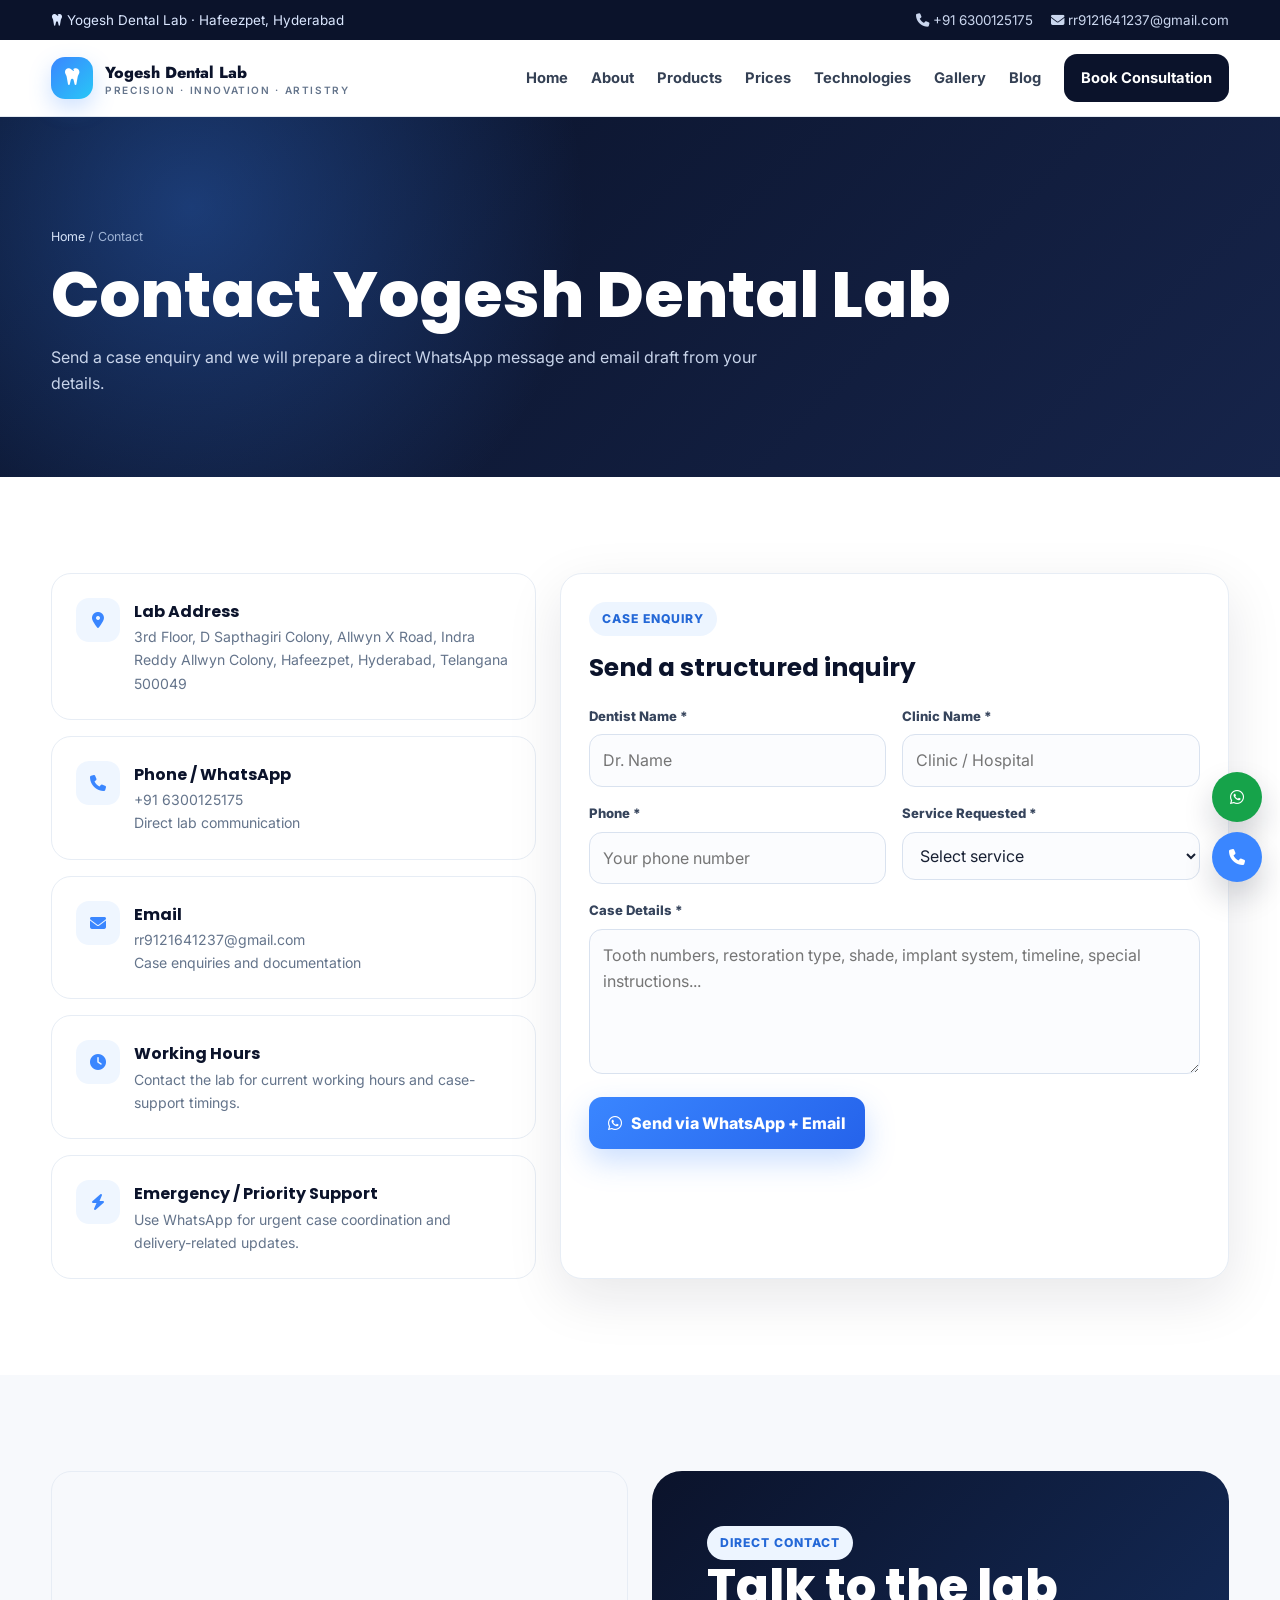
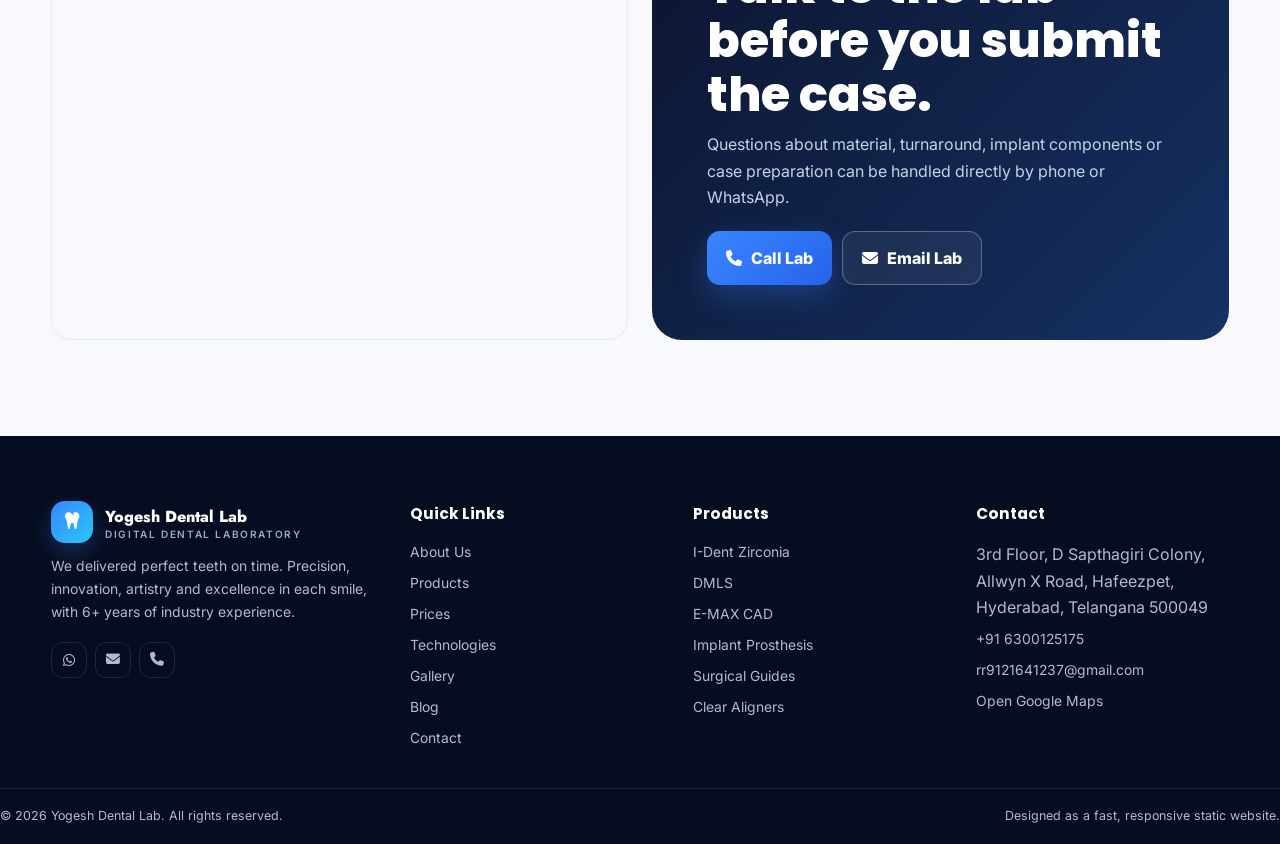
<file: yogesh-dental-lab/contact.html>
<!doctype html><html lang="en"><head><meta charset="utf-8"><meta name="viewport" content="width=device-width,initial-scale=1"><meta name="description" content="Contact Yogesh Dental Lab in Hafeezpet, Hyderabad. Call, email or send a case via WhatsApp."><title>Contact | Yogesh Dental Lab</title><link rel="stylesheet" href="css/style.css"><link rel="stylesheet" href="https://cdnjs.cloudflare.com/ajax/libs/font-awesome/6.5.2/css/all.min.css"></head><body><div data-site-header></div><main>
<section class="page-hero"><div class="container reveal"><div class="breadcrumbs"><a href="index.html">Home</a> / Contact</div><h1>Contact Yogesh Dental Lab</h1><p>Send a case enquiry and we will prepare a direct WhatsApp message and email draft from your details.</p></div></section>
<section class="section"><div class="container contact-grid"><div class="contact-stack"><div class="contact-card reveal"><div class="row"><i class="fa-solid fa-location-dot"></i><div><strong>Lab Address</strong><span>3rd Floor, D Sapthagiri Colony, Allwyn X Road, Indra Reddy Allwyn Colony, Hafeezpet, Hyderabad, Telangana 500049</span></div></div></div><div class="contact-card reveal"><div class="row"><i class="fa-solid fa-phone"></i><div><strong>Phone / WhatsApp</strong><a href="tel:916300125175">+91 6300125175</a><span>Direct lab communication</span></div></div></div><div class="contact-card reveal"><div class="row"><i class="fa-solid fa-envelope"></i><div><strong>Email</strong><a href="mailto:rr9121641237@gmail.com">rr9121641237@gmail.com</a><span>Case enquiries and documentation</span></div></div></div><div class="contact-card reveal"><div class="row"><i class="fa-solid fa-clock"></i><div><strong>Working Hours</strong><span>Contact the lab for current working hours and case-support timings.</span></div></div></div><div class="contact-card reveal"><div class="row"><i class="fa-solid fa-bolt"></i><div><strong>Emergency / Priority Support</strong><span>Use WhatsApp for urgent case coordination and delivery-related updates.</span></div></div></div></div>
<div class="form-card reveal"><span class="eyebrow">Case Enquiry</span><h2 style="font:700 1.55rem Poppins;color:var(--navy);margin:13px 0 20px">Send a structured inquiry</h2><form id="inquiryForm"><div class="form-grid"><div class="field"><label for="dentist">Dentist Name *</label><input id="dentist" name="dentist" required placeholder="Dr. Name"></div><div class="field"><label for="clinic">Clinic Name *</label><input id="clinic" name="clinic" required placeholder="Clinic / Hospital"></div><div class="field"><label for="phone">Phone *</label><input id="phone" name="phone" required type="tel" placeholder="Your phone number"></div><div class="field"><label for="service">Service Requested *</label><select id="service" name="service" required><option value="">Select service</option><option>Zirconia</option><option>DMLS</option><option>E-MAX CAD</option><option>Implant Prosthesis</option><option>Surgical Guide</option><option>3D Printing</option><option>Clear Aligners</option><option>Other</option></select></div><div class="field full"><label for="details">Case Details *</label><textarea id="details" name="details" required placeholder="Tooth numbers, restoration type, shade, implant system, timeline, special instructions..."></textarea></div><div class="field full"><button class="btn btn-primary" type="submit"><i class="fa-brands fa-whatsapp"></i> Send via WhatsApp + Email</button><div id="formStatus" class="status" aria-live="polite"></div></div></div></form></div></div></section>
<section class="section alt"><div class="container"><div class="grid grid-2"><div class="map reveal"><iframe title="Yogesh Dental Lab location" src="https://www.google.com/maps?q=3rd%20Floor%20D%20Sapthagiri%20Colony%20Allwyn%20X%20Road%20Hafeezpet%20Hyderabad%20500049&output=embed" loading="lazy"></iframe></div><div class="cta reveal"><span class="eyebrow">Direct Contact</span><h2>Talk to the lab before you submit the case.</h2><p>Questions about material, turnaround, implant components or case preparation can be handled directly by phone or WhatsApp.</p><div class="cta-actions"><a class="btn btn-primary" href="tel:916300125175"><i class="fa-solid fa-phone"></i> Call Lab</a><a class="btn btn-outline" href="mailto:rr9121641237@gmail.com"><i class="fa-solid fa-envelope"></i> Email Lab</a></div></div></div></div></section>
</main><div data-site-footer></div><div class="floating-actions"><a class="float-btn float-wa" href="https://wa.me/916300125175" target="_blank" rel="noopener"><i class="fa-brands fa-whatsapp"></i></a><a class="float-btn float-call" href="tel:916300125175"><i class="fa-solid fa-phone"></i></a></div><script src="js/main.js"></script></body></html>
</file>
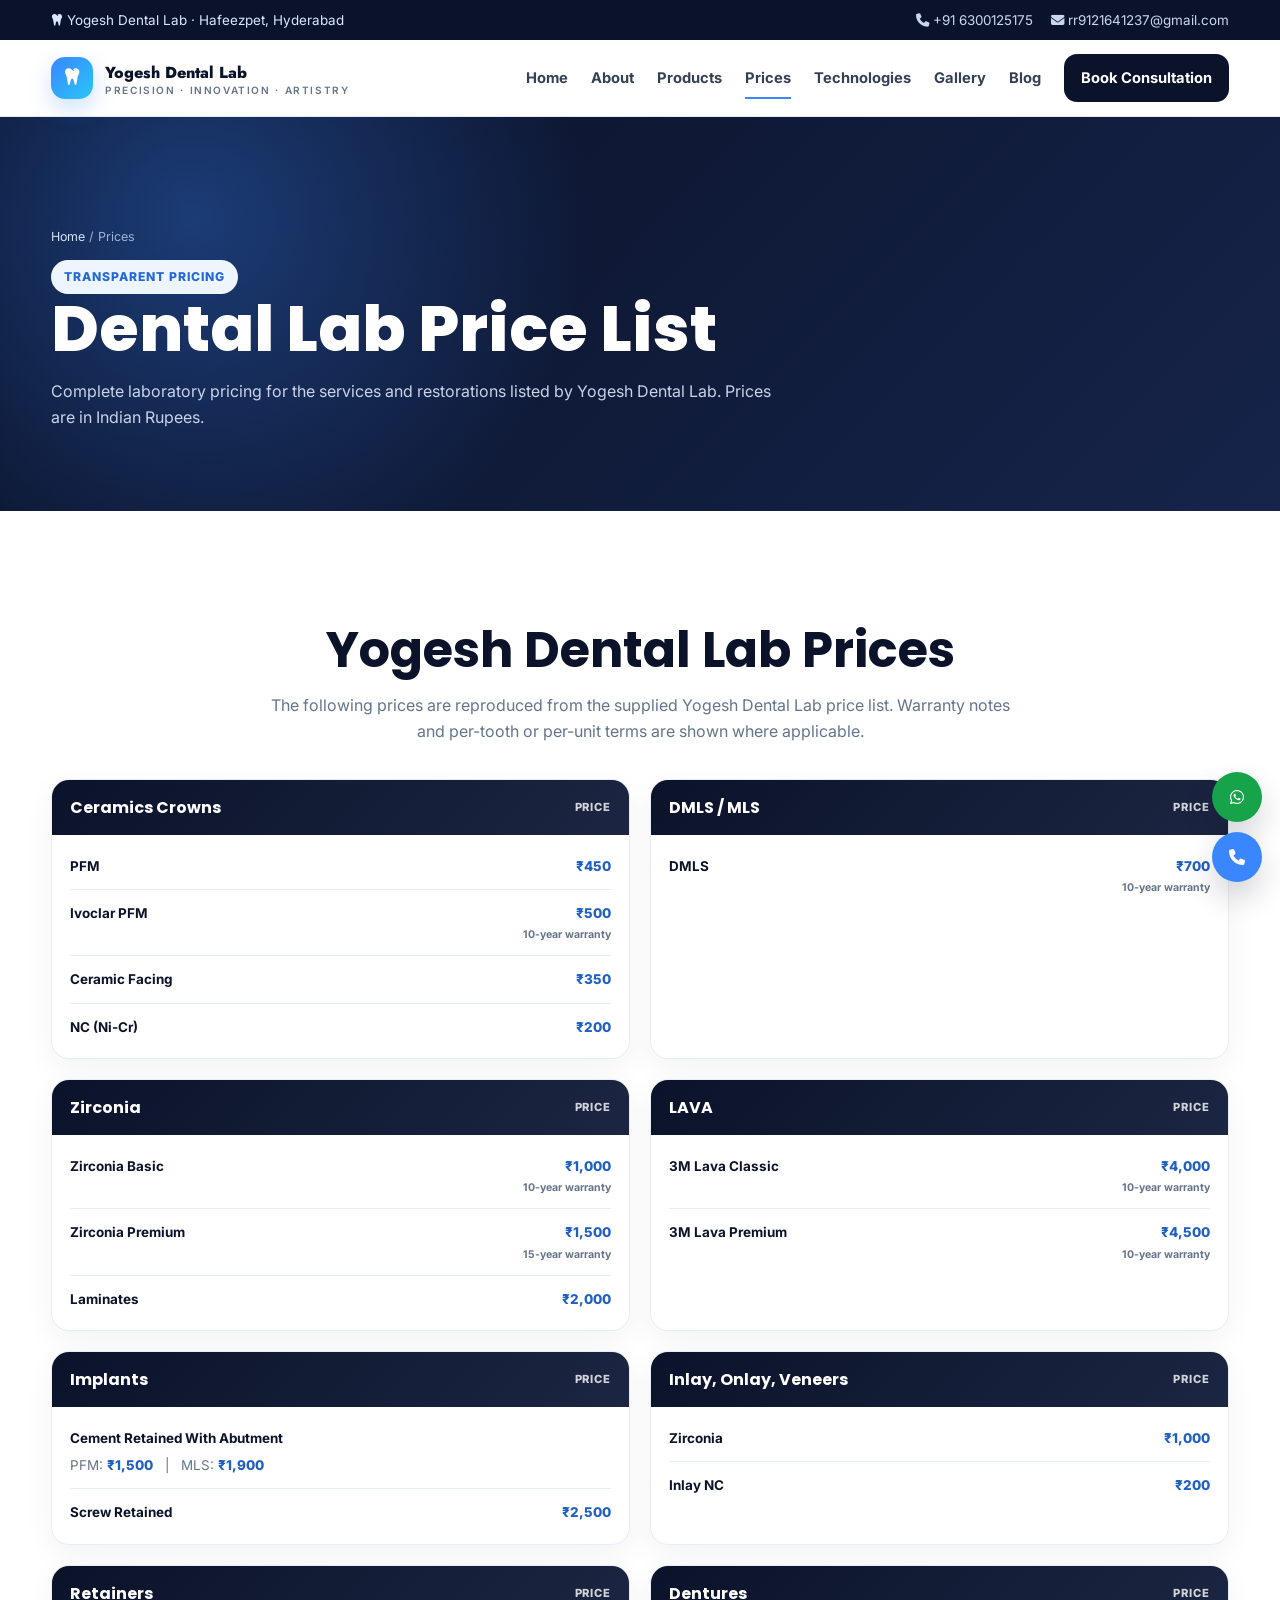
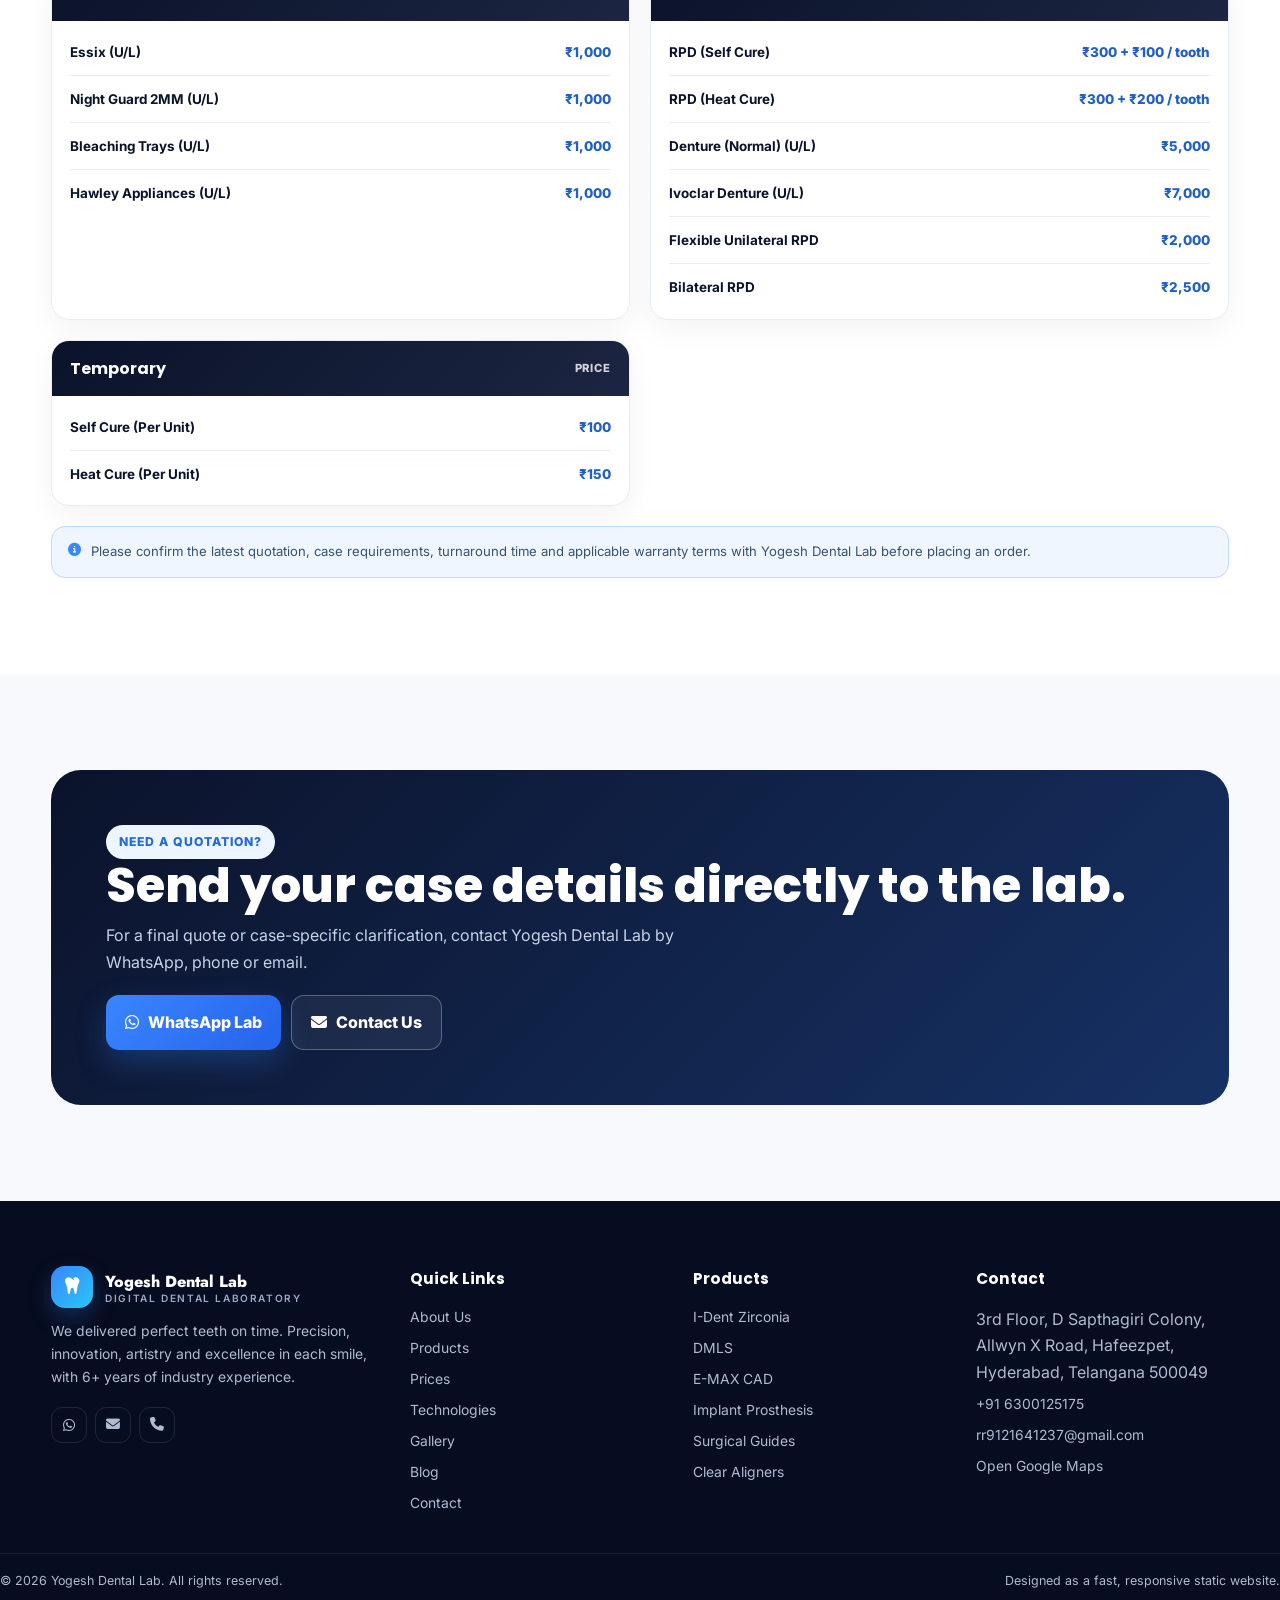
<file: yogesh-dental-lab/prices.html>
<!doctype html><html lang="en"><head><meta charset="utf-8"><meta name="viewport" content="width=device-width,initial-scale=1"><meta name="description" content="Yogesh Dental Lab price list for ceramic crowns, DMLS, zirconia, LAVA, implants, inlay, onlay, veneers, retainers, dentures and temporary restorations."><title>Prices | Yogesh Dental Lab</title><link rel="stylesheet" href="css/style.css"><link rel="stylesheet" href="https://cdnjs.cloudflare.com/ajax/libs/font-awesome/6.5.2/css/all.min.css"></head><body><div data-site-header></div><main>
<section class="page-hero"><div class="container reveal"><div class="breadcrumbs"><a href="index.html">Home</a> / Prices</div><span class="eyebrow">Transparent Pricing</span><h1>Dental Lab Price List</h1><p>Complete laboratory pricing for the services and restorations listed by Yogesh Dental Lab. Prices are in Indian Rupees.</p></div></section>

<section class="section"><div class="container">
  <div class="center"><h2 class="section-title">Yogesh Dental Lab Prices</h2><p class="section-lead">The following prices are reproduced from the supplied Yogesh Dental Lab price list. Warranty notes and per-tooth or per-unit terms are shown where applicable.</p></div>

  <div class="price-grid">
    <article class="price-card reveal"><div class="price-head"><h3>Ceramics Crowns</h3><span>PRICE</span></div><div class="price-list">
      <div><b>PFM</b><strong>₹450</strong></div>
      <div><b>Ivoclar PFM</b><strong>₹500 <small>10-year warranty</small></strong></div>
      <div><b>Ceramic Facing</b><strong>₹350</strong></div>
      <div><b>NC (Ni-Cr)</b><strong>₹200</strong></div>
    </div></article>

    <article class="price-card reveal"><div class="price-head"><h3>DMLS / MLS</h3><span>PRICE</span></div><div class="price-list">
      <div><b>DMLS</b><strong>₹700 <small>10-year warranty</small></strong></div>
    </div></article>

    <article class="price-card reveal"><div class="price-head"><h3>Zirconia</h3><span>PRICE</span></div><div class="price-list">
      <div><b>Zirconia Basic</b><strong>₹1,000 <small>10-year warranty</small></strong></div>
      <div><b>Zirconia Premium</b><strong>₹1,500 <small>15-year warranty</small></strong></div>
      <div><b>Laminates</b><strong>₹2,000</strong></div>
    </div></article>

    <article class="price-card reveal"><div class="price-head"><h3>LAVA</h3><span>PRICE</span></div><div class="price-list">
      <div><b>3M Lava Classic</b><strong>₹4,000 <small>10-year warranty</small></strong></div>
      <div><b>3M Lava Premium</b><strong>₹4,500 <small>10-year warranty</small></strong></div>
    </div></article>

    <article class="price-card reveal"><div class="price-head"><h3>Implants</h3><span>PRICE</span></div><div class="price-list">
      <div class="stacked"><b>Cement Retained With Abutment</b><span>PFM: <strong>₹1,500</strong> &nbsp; | &nbsp; MLS: <strong>₹1,900</strong></span></div>
      <div><b>Screw Retained</b><strong>₹2,500</strong></div>
    </div></article>

    <article class="price-card reveal"><div class="price-head"><h3>Inlay, Onlay, Veneers</h3><span>PRICE</span></div><div class="price-list">
      <div><b>Zirconia</b><strong>₹1,000</strong></div>
      <div><b>Inlay NC</b><strong>₹200</strong></div>
    </div></article>

    <article class="price-card reveal"><div class="price-head"><h3>Retainers</h3><span>PRICE</span></div><div class="price-list">
      <div><b>Essix (U/L)</b><strong>₹1,000</strong></div>
      <div><b>Night Guard 2MM (U/L)</b><strong>₹1,000</strong></div>
      <div><b>Bleaching Trays (U/L)</b><strong>₹1,000</strong></div>
      <div><b>Hawley Appliances (U/L)</b><strong>₹1,000</strong></div>
    </div></article>

    <article class="price-card reveal"><div class="price-head"><h3>Dentures</h3><span>PRICE</span></div><div class="price-list">
      <div><b>RPD (Self Cure)</b><strong>₹300 + ₹100 / tooth</strong></div>
      <div><b>RPD (Heat Cure)</b><strong>₹300 + ₹200 / tooth</strong></div>
      <div><b>Denture (Normal) (U/L)</b><strong>₹5,000</strong></div>
      <div><b>Ivoclar Denture (U/L)</b><strong>₹7,000</strong></div>
      <div><b>Flexible Unilateral RPD</b><strong>₹2,000</strong></div>
      <div><b>Bilateral RPD</b><strong>₹2,500</strong></div>
    </div></article>

    <article class="price-card reveal"><div class="price-head"><h3>Temporary</h3><span>PRICE</span></div><div class="price-list">
      <div><b>Self Cure (Per Unit)</b><strong>₹100</strong></div>
      <div><b>Heat Cure (Per Unit)</b><strong>₹150</strong></div>
    </div></article>
  </div>

  <div class="price-note"><i class="fa-solid fa-circle-info"></i><span>Please confirm the latest quotation, case requirements, turnaround time and applicable warranty terms with Yogesh Dental Lab before placing an order.</span></div>
</div></section>

<section class="section alt"><div class="container"><div class="cta reveal"><span class="eyebrow">Need a quotation?</span><h2>Send your case details directly to the lab.</h2><p>For a final quote or case-specific clarification, contact Yogesh Dental Lab by WhatsApp, phone or email.</p><div class="cta-actions"><a class="btn btn-primary" href="https://wa.me/916300125175" target="_blank" rel="noopener"><i class="fa-brands fa-whatsapp"></i> WhatsApp Lab</a><a class="btn btn-outline" href="contact.html"><i class="fa-solid fa-envelope"></i> Contact Us</a></div></div></div></section>
</main><div data-site-footer></div><div class="floating-actions"><a class="float-btn float-wa" href="https://wa.me/916300125175" target="_blank" rel="noopener" aria-label="WhatsApp"><i class="fa-brands fa-whatsapp"></i></a><a class="float-btn float-call" href="tel:916300125175" aria-label="Call"><i class="fa-solid fa-phone"></i></a></div><script src="js/main.js"></script></body></html>
</file>
<file: yogesh-dental-lab/css/style.css>
@import url('https://fonts.googleapis.com/css2?family=Inter:wght@400;500;600;700;800&family=Jost:wght@500;600;700&family=Poppins:wght@400;500;600;700;800&display=swap');

:root{--navy:#0b132b;--navy2:#111a38;--blue:#3a86ff;--blue2:#61a0ff;--cyan:#28c7f7;--gold:#f59e0b;--orange:#ff7a00;--ink:#182033;--muted:#64748b;--line:#e7edf5;--bg:#f7f9fc;--white:#fff;--radius:22px;--shadow:0 18px 55px rgba(15,23,42,.10)}
*{box-sizing:border-box;margin:0;padding:0} html{scroll-behavior:smooth} body{font-family:Inter,Arial,sans-serif;color:var(--ink);background:var(--white);line-height:1.65;overflow-x:hidden} a{text-decoration:none;color:inherit} img{display:block;width:100%;height:auto} button,input,textarea,select{font:inherit} button{cursor:pointer;border:0} ul{list-style:none}
.container{width:min(1180px,92%);margin:auto}.section{padding:96px 0}.section.alt{background:var(--bg)}.center{text-align:center}.eyebrow{display:inline-flex;align-items:center;gap:8px;padding:7px 13px;border-radius:999px;background:#edf5ff;color:#2468d7;font-weight:800;font-size:.76rem;letter-spacing:.08em;text-transform:uppercase}.section-title{font-family:Poppins,sans-serif;font-size:clamp(2rem,4vw,3.1rem);line-height:1.15;margin:14px 0 14px;color:var(--navy)}.section-lead{max-width:760px;color:var(--muted);margin:0 auto 34px}.grid{display:grid;gap:24px}.grid-2{grid-template-columns:repeat(2,minmax(0,1fr))}.grid-3{grid-template-columns:repeat(3,minmax(0,1fr))}.grid-4{grid-template-columns:repeat(4,minmax(0,1fr))}
.topbar{background:var(--navy);color:#dbe7ff;font-size:.84rem}.topbar-inner{min-height:40px;display:flex;align-items:center;justify-content:space-between;gap:15px}.top-links{display:flex;gap:18px;flex-wrap:wrap}.top-links a{opacity:.92}.top-links a:hover{color:#fff}.nav{position:sticky;top:0;z-index:50;background:rgba(255,255,255,.94);backdrop-filter:blur(14px);border-bottom:1px solid rgba(226,232,240,.9)}.nav.scrolled{box-shadow:0 8px 30px rgba(15,23,42,.08)}.nav-inner{min-height:76px;display:flex;align-items:center;justify-content:space-between;gap:20px}.brand{display:flex;align-items:center;gap:12px;font-family:Jost,sans-serif;font-weight:800;color:var(--navy)}.brand-mark{width:42px;height:42px;border-radius:14px;display:grid;place-items:center;color:#fff;background:linear-gradient(135deg,var(--blue),var(--cyan));box-shadow:0 9px 22px rgba(58,134,255,.25);font-size:1.2rem}.brand small{display:block;color:var(--muted);font:600 .63rem Inter,sans-serif;letter-spacing:.16em;text-transform:uppercase;margin-top:-3px}.nav-links{display:flex;align-items:center;gap:23px;font-weight:700;font-size:.92rem}.nav-links a{color:#344054;position:relative}.nav-links a::after{content:'';position:absolute;left:0;bottom:-9px;width:0;height:2px;background:var(--blue);transition:.25s}.nav-links a:hover::after,.nav-links a.active::after{width:100%}.nav-cta{background:var(--navy);color:#fff!important;padding:12px 17px;border-radius:13px}.nav-cta:hover{background:var(--blue)}.nav-cta::after{display:none!important}.menu-toggle{display:none;background:#f1f5fb;color:var(--navy);width:46px;height:46px;border-radius:14px;font-size:1.15rem}.backdrop{display:none}
.hero{position:relative;min-height:700px;display:flex;align-items:center;color:#fff;overflow:hidden;background:var(--navy)}.hero::before{content:'';position:absolute;inset:0;background:linear-gradient(90deg,rgba(7,16,43,.97) 0%,rgba(11,19,43,.84) 44%,rgba(11,19,43,.36) 100%);z-index:1}.hero-bg{position:absolute;inset:0;background:center/cover no-repeat url('https://images.unsplash.com/photo-1555085575-47bd89db1be4?auto=format&fit=crop&q=85&w=2000')}.hero-content{position:relative;z-index:2;max-width:720px;padding:80px 0}.hero-kicker{display:inline-flex;gap:8px;align-items:center;padding:8px 14px;border:1px solid rgba(255,255,255,.22);background:rgba(255,255,255,.10);border-radius:999px;font-weight:800;font-size:.79rem;letter-spacing:.06em;text-transform:uppercase}.hero h1{font:800 clamp(3rem,6vw,5.5rem)/1.02 Poppins,sans-serif;letter-spacing:-.035em;margin:20px 0}.hero h1 span{color:#78c5ff}.hero p{font-size:1.07rem;max-width:650px;color:#d9e4f7}.hero-actions{display:flex;gap:12px;flex-wrap:wrap;margin-top:30px}.btn{display:inline-flex;align-items:center;justify-content:center;gap:9px;padding:13px 19px;border-radius:13px;font-weight:800;transition:.25s}.btn-primary{background:linear-gradient(135deg,var(--blue),#2563eb);color:#fff;box-shadow:0 12px 30px rgba(58,134,255,.27)}.btn-primary:hover{transform:translateY(-2px)}.btn-outline{border:1px solid rgba(255,255,255,.28);color:#fff;background:rgba(255,255,255,.06)}.btn-outline:hover{background:#fff;color:var(--navy)}.btn-dark{background:var(--navy);color:#fff}.btn-dark:hover{background:var(--blue)}.btn-light{background:#fff;color:var(--navy);border:1px solid var(--line)}.btn-light:hover{border-color:var(--blue);color:var(--blue)}
.trust-strip{margin-top:-48px;position:relative;z-index:5}.trust-grid{display:grid;grid-template-columns:repeat(4,1fr);gap:1px;background:#dce8f6;border:1px solid #dce8f6;border-radius:20px;overflow:hidden;box-shadow:var(--shadow)}.trust-item{background:#fff;padding:24px}.trust-item strong{display:block;font:800 1.15rem Poppins,sans-serif;color:var(--navy)}.trust-item span{color:var(--muted);font-size:.88rem}
.icon-card{background:#fff;border:1px solid var(--line);border-radius:20px;padding:28px;box-shadow:0 9px 32px rgba(15,23,42,.05);transition:.25s}.icon-card:hover{transform:translateY(-5px);box-shadow:var(--shadow)}.icon-box{width:48px;height:48px;border-radius:15px;display:grid;place-items:center;background:#eff6ff;color:var(--blue);font-size:1.1rem;margin-bottom:18px}.icon-card h3{font:700 1.15rem Poppins,sans-serif;margin-bottom:8px;color:var(--navy)}.icon-card p{color:var(--muted);font-size:.92rem}
.feature{display:grid;grid-template-columns:1.05fr .95fr;gap:70px;align-items:center}.feature-media{position:relative}.feature-media img{height:540px;object-fit:cover;border-radius:28px;box-shadow:var(--shadow)}.floating-note{position:absolute;right:-18px;bottom:28px;background:#fff;padding:18px 20px;border-radius:18px;box-shadow:var(--shadow);width:230px}.floating-note strong{font:800 1.55rem Poppins;color:var(--navy);display:block}.floating-note span{font-size:.82rem;color:var(--muted)}.feature-list{margin-top:24px;display:grid;gap:14px}.feature-list li{display:flex;gap:12px}.feature-list i{margin-top:4px;color:var(--blue)}.feature-list strong{display:block;font-size:.95rem}.feature-list span{display:block;color:var(--muted);font-size:.89rem}
.service-card{overflow:hidden;border:1px solid var(--line);border-radius:22px;background:#fff;box-shadow:0 10px 28px rgba(15,23,42,.04);transition:.25s}.service-card:hover{transform:translateY(-4px);box-shadow:var(--shadow)}.service-card img{height:225px;object-fit:cover}.service-body{padding:22px}.service-body h3{font:700 1.2rem Poppins;color:var(--navy)}.service-body p{color:var(--muted);font-size:.9rem;margin:8px 0 14px}.service-link{color:var(--blue);font-weight:800;font-size:.88rem}
.metric{background:linear-gradient(145deg,#0b132b,#18264f);border-radius:24px;padding:30px;color:#fff;position:relative;overflow:hidden}.metric::after{content:'';position:absolute;width:180px;height:180px;background:rgba(58,134,255,.20);border-radius:50%;right:-80px;bottom:-80px}.metric .count{font:800 2.7rem Poppins}.metric p{color:#bdc9de;font-size:.86rem}.tech-card{background:#fff;border:1px solid var(--line);border-radius:20px;padding:24px}.tech-card h3{font:700 1.08rem Poppins;color:var(--navy)}.tech-card p{color:var(--muted);font-size:.87rem;margin-top:5px}
.case-card{position:relative;overflow:hidden;border-radius:20px;min-height:300px;cursor:pointer}.case-card img{height:300px;object-fit:cover;transition:.45s}.case-card:hover img{transform:scale(1.06)}.case-overlay{position:absolute;inset:auto 0 0;padding:28px 20px 20px;background:linear-gradient(transparent,rgba(5,12,32,.90));color:#fff}.case-overlay span{font-size:.75rem;text-transform:uppercase;letter-spacing:.08em;color:#b9d2ff}.case-overlay h3{font:700 1.05rem Poppins}
.quote{background:#fff;border:1px solid var(--line);border-radius:22px;padding:28px;box-shadow:0 8px 26px rgba(15,23,42,.04)}.stars{color:#f59e0b;letter-spacing:2px}.quote p{color:#526078;margin:14px 0}.quote strong{font-family:Poppins;color:var(--navy)}.quote span{display:block;color:#8a95a8;font-size:.82rem}
.blog-card{background:#fff;border:1px solid var(--line);border-radius:20px;overflow:hidden}.blog-card img{height:210px;object-fit:cover}.blog-body{padding:22px}.blog-meta{font-size:.75rem;color:var(--blue);font-weight:800;text-transform:uppercase;letter-spacing:.07em}.blog-body h3{font:700 1.15rem Poppins;color:var(--navy);margin:8px 0}.blog-body p{color:var(--muted);font-size:.89rem}.read-more{display:inline-flex;gap:7px;align-items:center;color:var(--blue);font-weight:800;margin-top:12px;font-size:.88rem}
.page-hero{padding:110px 0 80px;background:radial-gradient(circle at 15% 25%,rgba(58,134,255,.35),transparent 35%),linear-gradient(135deg,#091127,#16244a);color:#fff}.page-hero h1{font:800 clamp(2.5rem,5vw,4.3rem) Poppins;line-height:1.1}.page-hero p{max-width:730px;color:#c8d4ea;margin-top:14px}.breadcrumbs{font-size:.78rem;color:#9eb3d5;margin-bottom:12px}.breadcrumbs a{color:#d5e2f7}
.product-grid{display:grid;grid-template-columns:repeat(2,minmax(0,1fr));gap:24px}.product-item{display:grid;grid-template-columns:160px 1fr;border:1px solid var(--line);border-radius:20px;overflow:hidden;background:#fff}.product-item img{height:100%;min-height:185px;object-fit:cover}.product-info{padding:22px}.product-info h3{font:700 1.15rem Poppins;color:var(--navy)}.product-info p{color:var(--muted);font-size:.88rem}.tags{display:flex;flex-wrap:wrap;gap:7px;margin-top:13px}.tag{background:#eff6ff;color:#205fc4;padding:5px 9px;border-radius:999px;font-size:.72rem;font-weight:800}
.table-wrap{overflow:auto;border:1px solid var(--line);border-radius:18px}.compare{border-collapse:collapse;width:100%;min-width:760px;background:#fff}.compare th,.compare td{padding:16px;border-bottom:1px solid var(--line);text-align:left;font-size:.88rem}.compare th{background:#f7faff;color:var(--navy);font-weight:800}.compare td{color:#526078}.price-grid{display:grid;grid-template-columns:repeat(2,minmax(0,1fr));gap:20px;margin-top:30px}.price-card{border:1px solid var(--line);border-radius:18px;overflow:hidden;background:#fff;box-shadow:0 10px 30px rgba(15,23,42,.05)}.price-head{display:flex;justify-content:space-between;align-items:center;padding:15px 18px;background:linear-gradient(135deg,#0b132b,#1c2541);color:#fff}.price-head h3{margin:0;font:700 1rem Poppins}.price-head span{font-size:.7rem;letter-spacing:.08em;font-weight:800;opacity:.8}.price-list{padding:8px 18px}.price-list>div{display:flex;justify-content:space-between;gap:18px;align-items:flex-start;padding:12px 0;border-bottom:1px solid var(--line);font-size:.84rem}.price-list>div:last-child{border-bottom:0}.price-list b{color:var(--navy);font-weight:700}.price-list strong{color:#205fc4;font-weight:800;text-align:right;white-space:nowrap}.price-list small{display:block;color:var(--muted);font-size:.66rem;font-weight:700;margin-top:2px}.price-list .stacked{display:block}.price-list .stacked span{display:block;margin-top:5px;color:var(--muted)}.price-list .stacked span strong{display:inline}.price-note{margin-top:20px;padding:14px 16px;border:1px solid #bfdbfe;border-radius:14px;background:#eff6ff;color:#38526f;display:flex;gap:10px;align-items:flex-start;font-size:.82rem}.price-note i{color:#3a86ff;margin-top:2px}@media(max-width:820px){.price-grid{grid-template-columns:1fr}}
.tech-feature{display:grid;grid-template-columns:repeat(2,minmax(0,1fr));gap:24px}.tech-feature .panel{border:1px solid var(--line);border-radius:22px;padding:26px;background:#fff}.panel h3{font:700 1.15rem Poppins;color:var(--navy);margin-bottom:7px}.panel p{font-size:.9rem;color:var(--muted)}.panel ul{margin-top:12px;display:grid;gap:8px}.panel li{font-size:.88rem;color:#42506a}.panel li i{color:var(--blue);margin-right:7px}
.filters{display:flex;gap:9px;flex-wrap:wrap;justify-content:center;margin:12px 0 30px}.filter-btn{background:#fff;border:1px solid var(--line);padding:10px 14px;border-radius:999px;font-weight:800;color:#516078}.filter-btn.active,.filter-btn:hover{background:var(--navy);border-color:var(--navy);color:#fff}.gallery-grid{display:grid;grid-template-columns:repeat(3,minmax(0,1fr));gap:18px}.gallery-item{position:relative;border-radius:19px;overflow:hidden;min-height:280px;background:#e9eef6;cursor:pointer}.gallery-item img{height:300px;object-fit:cover;transition:.4s}.gallery-item:hover img{transform:scale(1.05)}.gallery-item .g-label{position:absolute;left:14px;bottom:14px;background:rgba(11,19,43,.82);color:#fff;padding:7px 10px;border-radius:999px;font-size:.72rem;font-weight:800}.lightbox{position:fixed;inset:0;background:rgba(3,8,22,.90);z-index:1000;display:none;align-items:center;justify-content:center;padding:30px}.lightbox.open{display:flex}.lightbox img{max-width:min(1100px,94vw);max-height:82vh;object-fit:contain;border-radius:16px;box-shadow:0 25px 70px rgba(0,0,0,.45)}.lightbox-close{position:absolute;right:25px;top:20px;width:48px;height:48px;border-radius:50%;background:#fff;color:var(--navy);font-size:1.3rem}.lightbox-caption{position:absolute;bottom:20px;left:50%;transform:translateX(-50%);color:#fff;background:rgba(0,0,0,.35);padding:8px 14px;border-radius:999px;font-size:.8rem}
.article{max-width:830px;margin:auto}.article img{border-radius:24px;margin:24px 0}.article h2{font:700 1.75rem Poppins;color:var(--navy);margin:35px 0 10px}.article h3{font:700 1.2rem Poppins;color:var(--navy);margin:28px 0 8px}.article p,.article li{color:#526078;font-size:1rem}.article ul{list-style:disc;margin:12px 0 16px 20px}.article .lead{font-size:1.1rem;color:#35415a}
.contact-grid{display:grid;grid-template-columns:.84fr 1.16fr;gap:24px}.contact-stack{display:grid;gap:16px}.contact-card{padding:24px;border:1px solid var(--line);border-radius:20px;background:#fff}.contact-card .row{display:flex;gap:14px;align-items:flex-start}.contact-card i{width:44px;height:44px;border-radius:13px;background:#eff6ff;color:var(--blue);display:grid;place-items:center;flex:0 0 auto}.contact-card strong{font-family:Poppins;color:var(--navy)}.contact-card span,.contact-card a{display:block;color:var(--muted);font-size:.88rem}.form-card{background:#fff;border:1px solid var(--line);padding:28px;border-radius:22px;box-shadow:var(--shadow)}.form-grid{display:grid;grid-template-columns:repeat(2,minmax(0,1fr));gap:16px}.field label{display:block;font-size:.82rem;font-weight:800;color:#36445c;margin-bottom:7px}.field input,.field textarea,.field select{width:100%;border:1px solid #d9e2ef;background:#fbfcfe;color:var(--ink);border-radius:13px;padding:12px 13px;outline:none}.field input:focus,.field textarea:focus,.field select:focus{border-color:var(--blue);box-shadow:0 0 0 4px rgba(58,134,255,.10)}.field.full{grid-column:1/-1}.field textarea{min-height:145px;resize:vertical}.status{font-size:.85rem;margin-top:12px;color:#3a4c67}.map{border-radius:20px;overflow:hidden;min-height:380px;border:1px solid var(--line)}.map iframe{width:100%;height:100%;min-height:380px;border:0}
.cta{background:linear-gradient(135deg,#0b132b,#163164);color:#fff;border-radius:30px;padding:55px}.cta h2{font:800 clamp(2rem,4vw,3rem) Poppins;line-height:1.12}.cta p{color:#c6d2e6;max-width:650px;margin:10px 0 20px}.cta-actions{display:flex;gap:10px;flex-wrap:wrap}.floating-actions{position:fixed;right:18px;bottom:18px;display:flex;flex-direction:column;gap:10px;z-index:80}.float-btn{width:50px;height:50px;border-radius:50%;display:grid;place-items:center;color:#fff;box-shadow:0 15px 30px rgba(15,23,42,.18)}.float-wa{background:#16a34a}.float-call{background:var(--blue)}
.footer{background:#070d20;color:#aebbd2;margin-top:0}.footer-top{padding:65px 0 38px}.footer-grid{display:grid;grid-template-columns:1.3fr 1fr 1fr 1fr;gap:30px}.footer h3,.footer h4{color:#fff;font-family:Poppins}.footer h4{font-size:.96rem;margin-bottom:15px}.footer p,.footer li,.footer a{font-size:.87rem}.footer p{margin-top:12px;max-width:340px}.footer-list{display:grid;gap:8px}.footer a:hover{color:#fff}.footer-bottom{border-top:1px solid rgba(255,255,255,.08);padding:17px 0;font-size:.78rem;display:flex;justify-content:space-between;gap:20px;flex-wrap:wrap}.socials{display:flex;gap:8px;margin-top:18px}.socials a{width:36px;height:36px;display:grid;place-items:center;border:1px solid rgba(255,255,255,.10);border-radius:11px}
.reveal{opacity:0;transform:translateY(18px);transition:.6s ease}.reveal.in{opacity:1;transform:none}.no-results{text-align:center;padding:40px;color:var(--muted)}
@media(max-width:1050px){.nav-links{gap:14px}.grid-4{grid-template-columns:repeat(2,1fr)}.footer-grid{grid-template-columns:repeat(2,1fr)}}
@media(max-width:820px){.section{padding:75px 0}.topbar-inner{padding:8px 0;align-items:flex-start}.top-links{gap:8px 14px}.nav-inner{min-height:68px}.menu-toggle{display:grid;place-items:center}.nav-links{position:fixed;top:68px;right:-110%;width:min(320px,86vw);height:calc(100vh - 68px);background:#fff;padding:28px 24px;display:flex;flex-direction:column;align-items:flex-start;gap:18px;box-shadow:-20px 0 60px rgba(15,23,42,.15);transition:.3s;z-index:60}.nav-links.open{right:0}.backdrop.open{display:block;position:fixed;inset:68px 0 0;background:rgba(11,19,43,.45);z-index:55}.hero{min-height:650px}.hero-content{padding:90px 0 120px}.trust-strip{margin-top:-35px}.trust-grid{grid-template-columns:repeat(2,1fr)}.feature,.contact-grid,.product-grid,.tech-feature{grid-template-columns:1fr}.gallery-grid{grid-template-columns:repeat(2,1fr)}.form-grid{grid-template-columns:1fr}.field.full{grid-column:auto}.floating-note{right:14px}.footer-grid{grid-template-columns:1fr 1fr}}
@media(max-width:560px){.grid-2,.grid-3,.grid-4{grid-template-columns:1fr}.trust-grid{grid-template-columns:1fr}.hero h1{font-size:2.65rem}.hero p{font-size:.97rem}.hero-actions .btn{width:100%}.feature-media img{height:410px}.product-item{grid-template-columns:1fr}.product-item img{height:210px}.gallery-grid{grid-template-columns:1fr}.cta{padding:35px 24px}.footer-grid{grid-template-columns:1fr}.topbar .top-links a:nth-child(2){display:none}}
</file>
